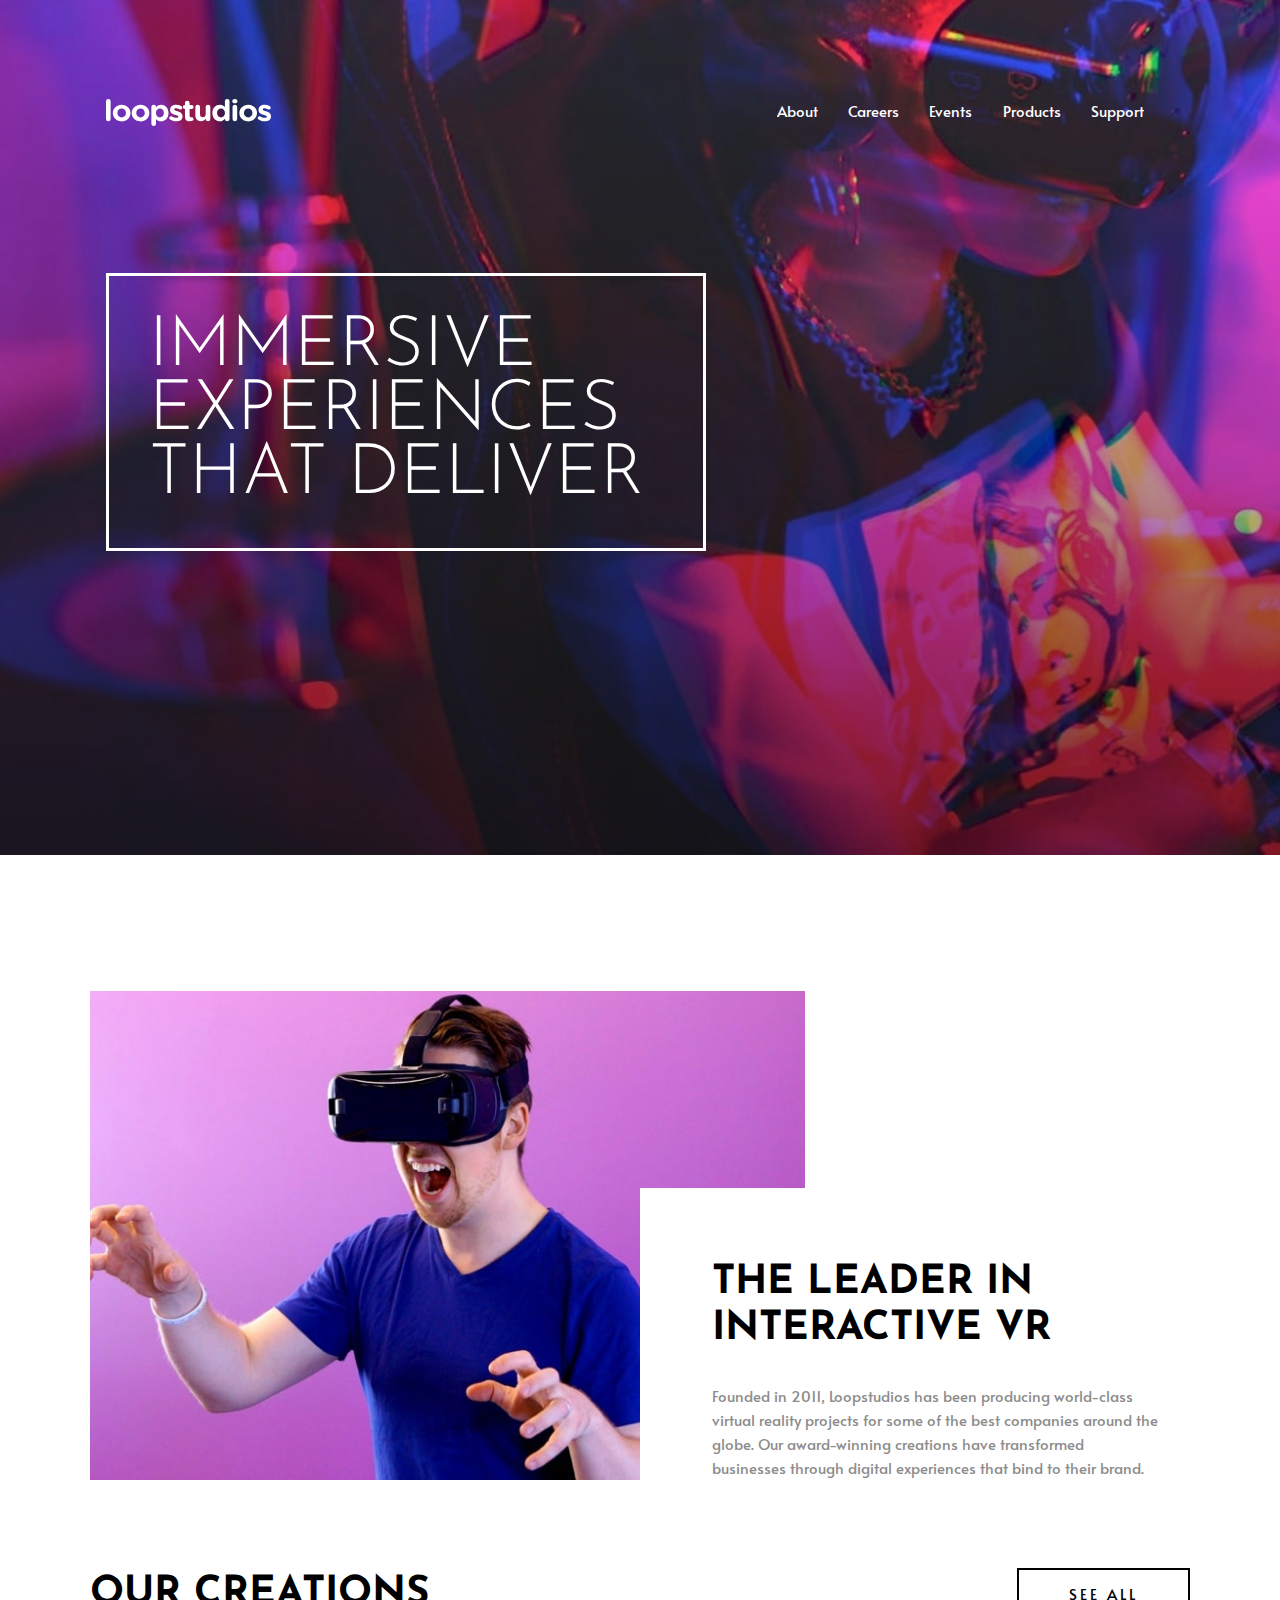
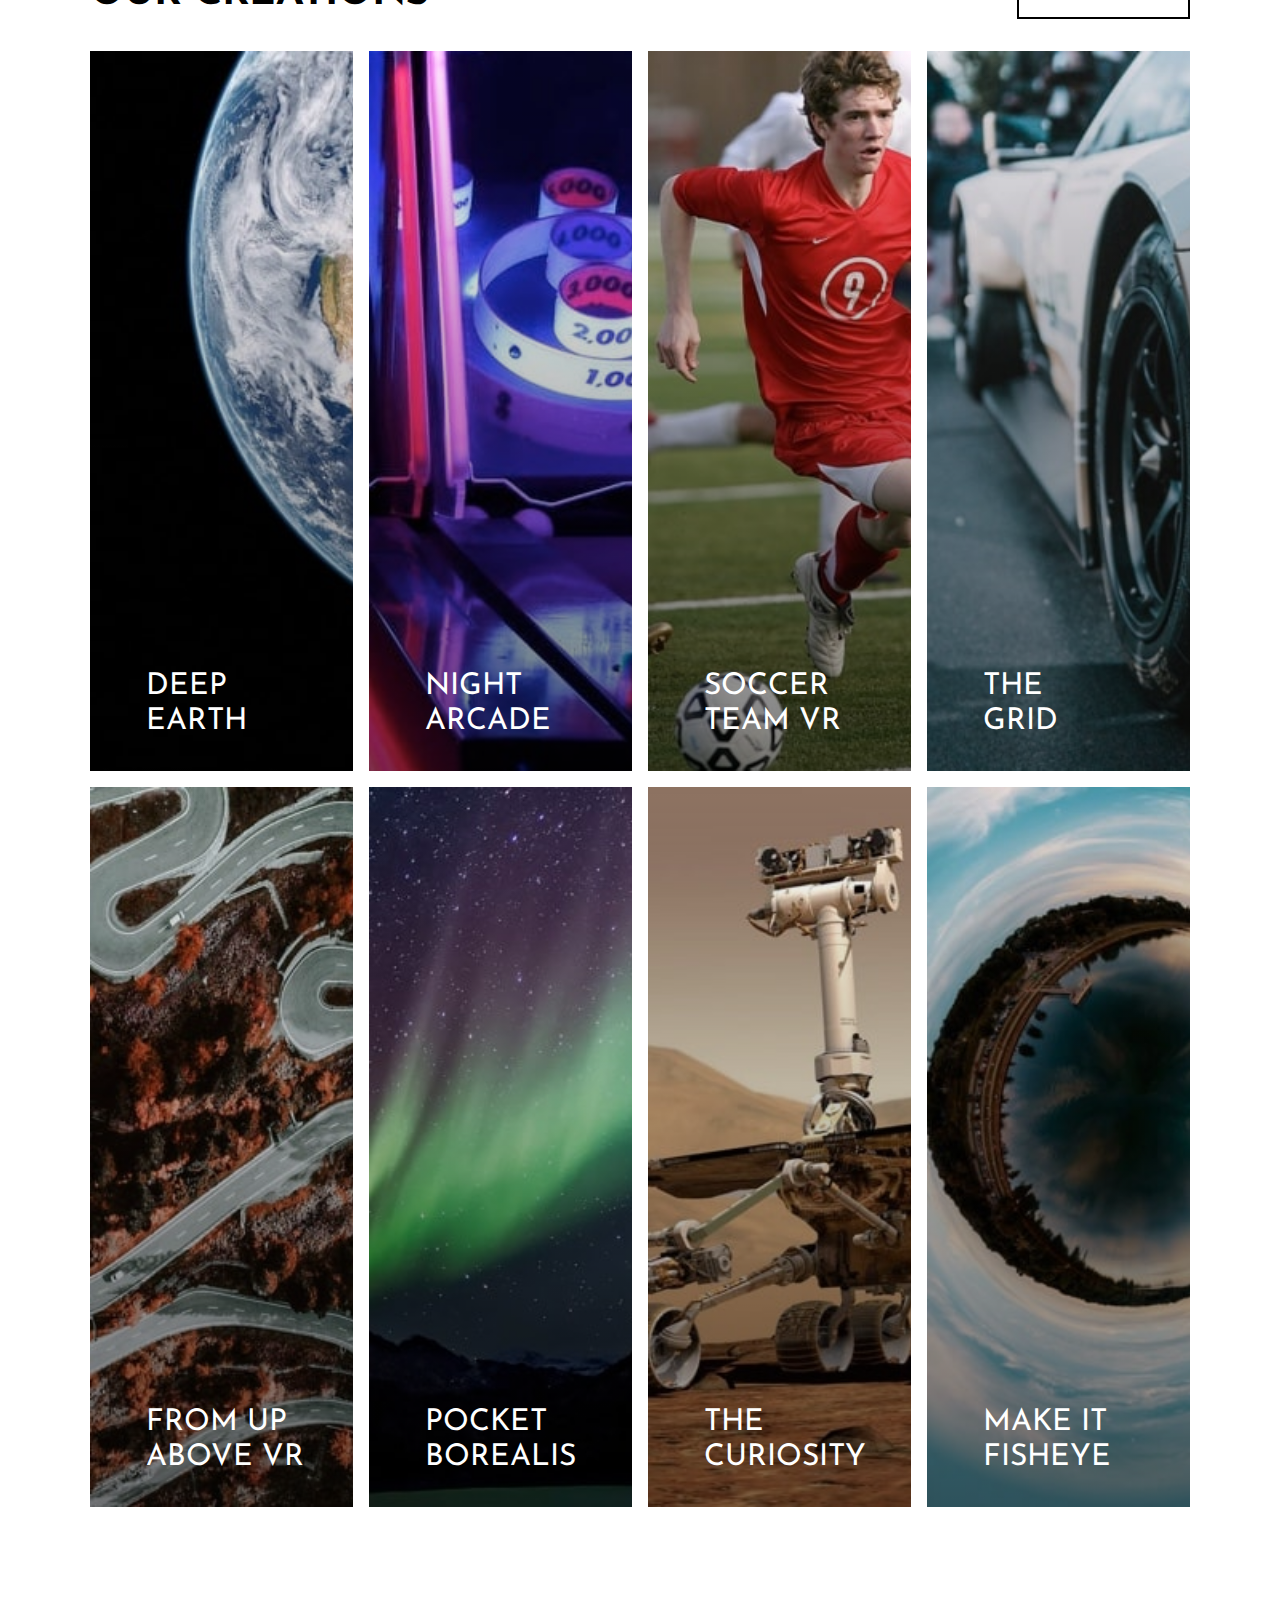
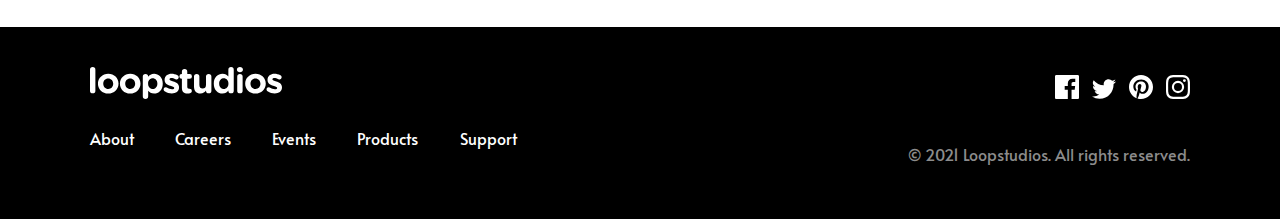
<file: loopstudios/index.html>
<!DOCTYPE html>
<html lang="en">
	<head>
		<meta charset="UTF-8" />
		<meta http-equiv="X-UA-Compatible" content="IE=edge" />
		<meta name="viewport" content="width=device-width, initial-scale=1.0" />
		<title>Frontend Mentor | Loopstudios landing page</title>
		<link rel="stylesheet" href="css/normalize.css" />
		<link rel="stylesheet" href="css/main.css" />
	</head>
	<body>
		<header >
			<div class="wrapper" id="wrapper">
				<div class="top-bar">
					<img src="images/logo.svg" alt="logo" class="logo-menu" />
					<div class="icon-menu" id="icon-menu">
						<div class="icon-menu__bar"></div>
					</div>
				</div>

				<nav>
					<ul class="menu" id="menu">
						<li class="menu__item">
							<a href="#" class="menu__link">About</a>
						</li>
						<li class="menu__item">
							<a href="#" class="menu__link">Careers</a>
						</li>
						<li class="menu__item">
							<a href="#" class="menu__link">Events</a>
						</li>
						<li class="menu__item">
							<a href="#" class="menu__link">Products</a>
						</li>
						<li class="menu__item">
							<a href="#" class="menu__link">Support</a>
						</li>
					</ul>
				</nav>
			</div>

			<div class="banner">
				<h1 class="banner__text">IMMERSIVE EXPERIENCES THAT DELIVER</h1>
			</div>
		</header>

		<main>
			<section class="about">
				<img
					class="about__img"
					src="./images/desktop/image-interactive.jpg"
					alt="interactive-img"
				/>
				<div class="about__info">
					<h2 class="title">THE LEADER IN INTERACTIVE VR</h2>
					<p class="desc">
						Founded in 2011, Loopstudios has been producing world-class virtual
						reality projects for some of the best companies around the globe.
						Our award-winning creations have transformed businesses through
						digital experiences that bind to their brand.
					</p>
				</div>
			</section>
			
			<section class="creations">
				<h2 class="title">OUR CREATIONS</h2>
				<div class="creations__imgs">
					<div class="img-content">
						<p class="img-name">DEEP EARTH</p>
					</div>
					<div class="img-content">
						<p class="img-name">NIGHT ARCADE</p>
					</div>
					<div class="img-content">
						<p class="img-name">SOCCER TEAM VR</p>
					</div>
					<div class="img-content">
						<p class="img-name">THE GRID</p>
					</div>
					<div class="img-content">
						<p class="img-name">FROM UP ABOVE VR</p>
					</div>
					<div class="img-content">
						<p class="img-name">POCKET BOREALIS</p>
					</div>
					<div class="img-content">
						<p class="img-name">THE CURIOSITY</p>
					</div>
					<div class="img-content">
						<p class="img-name">MAKE IT FISHEYE</p>
					</div>
				</div>
				<button class="btn__creation">SEE ALL</button>
			</section>
		</main>

		<footer>

			<div class="container">
				<nav class="menu-content">
					<img src="./images/logo.svg" alt="menu-icon" class="menu__icon" />
					<ul class="menu">
						<li class="menu__item">
							<a href="#" class="menu__link">About</a>
						</li>
						<li class="menu__item">
							<a href="#" class="menu__link">Careers</a>
						</li>
						<li class="menu__item">
							<a href="#" class="menu__link">Events</a>
						</li>
						<li class="menu__item">
							<a href="#" class="menu__link">Products</a>
						</li>
						<li class="menu__item">
							<a href="#" class="menu__link">Support</a>
						</li>
					</ul>
				</nav>
				<div class="socials-network">
					<div class="networks">
						<img src="./images/icon-facebook.svg" alt="icon-FB"  class="icon__network"/>
						<img src="./images/icon-twitter.svg" alt="icon-TW"  class="icon__network"/>
						<img src="./images/icon-pinterest.svg" alt="icon-Pin" class="icon__network" />
						<img src="./images/icon-instagram.svg" alt="icon-Inst" class="icon__network"/>
					</div>
					<p class="social__text">© 2021 Loopstudios. All rights reserved.</p>
				</div>
			</div>
			
		</footer>

		<script src="js/main.js"></script>
	</body>
</html>
</file>
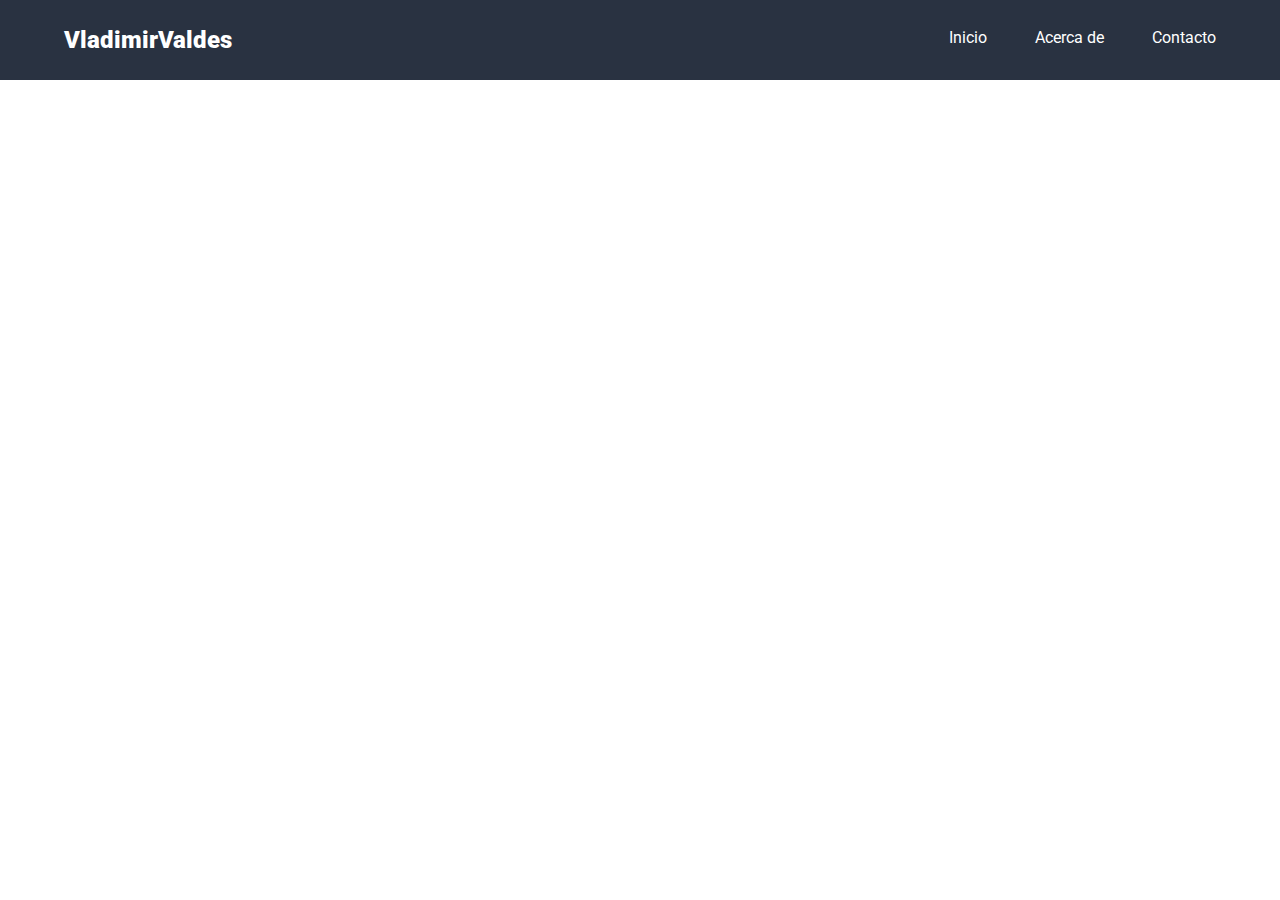
<file: menu/index.html>
<!DOCTYPE html>
<html lang="en">

<head>
    <meta charset="UTF-8">
    <meta http-equiv="X-UA-Compatible" content="IE=edge">
    <meta name="viewport" content="width=device-width, initial-scale=1.0">
    <title>Menu</title>
    <link rel="preconnect" href="https://fonts.googleapis.com">
<link rel="preconnect" href="https://fonts.gstatic.com" crossorigin>
<link href="https://fonts.googleapis.com/css2?family=Roboto:wght@300;400;900&display=swap" rel="stylesheet"> 
    <link rel="stylesheet" href="styles/main.css">

</head>

<body>
    <header>
        <nav class="nav">
            <div class="nav__container">
                <h1 class="nav__logo">VladimirValdes</h1>
                <label class="nav__label" for="menu">
                    <img src="assets/menu.svg" alt="menu" class="nav__img">
                </label>
                <input type="checkbox"  id="menu" class="nav__input">
                <div class="nav__menu">
                    <a href="" class="nav__item">Inicio</a>
                    <a href="" class="nav__item">Acerca de</a>
                    <a href="" class="nav__item">Contacto</a>
                </div>
            </div>
        </nav>
    </header>
</body>

</html>
</file>
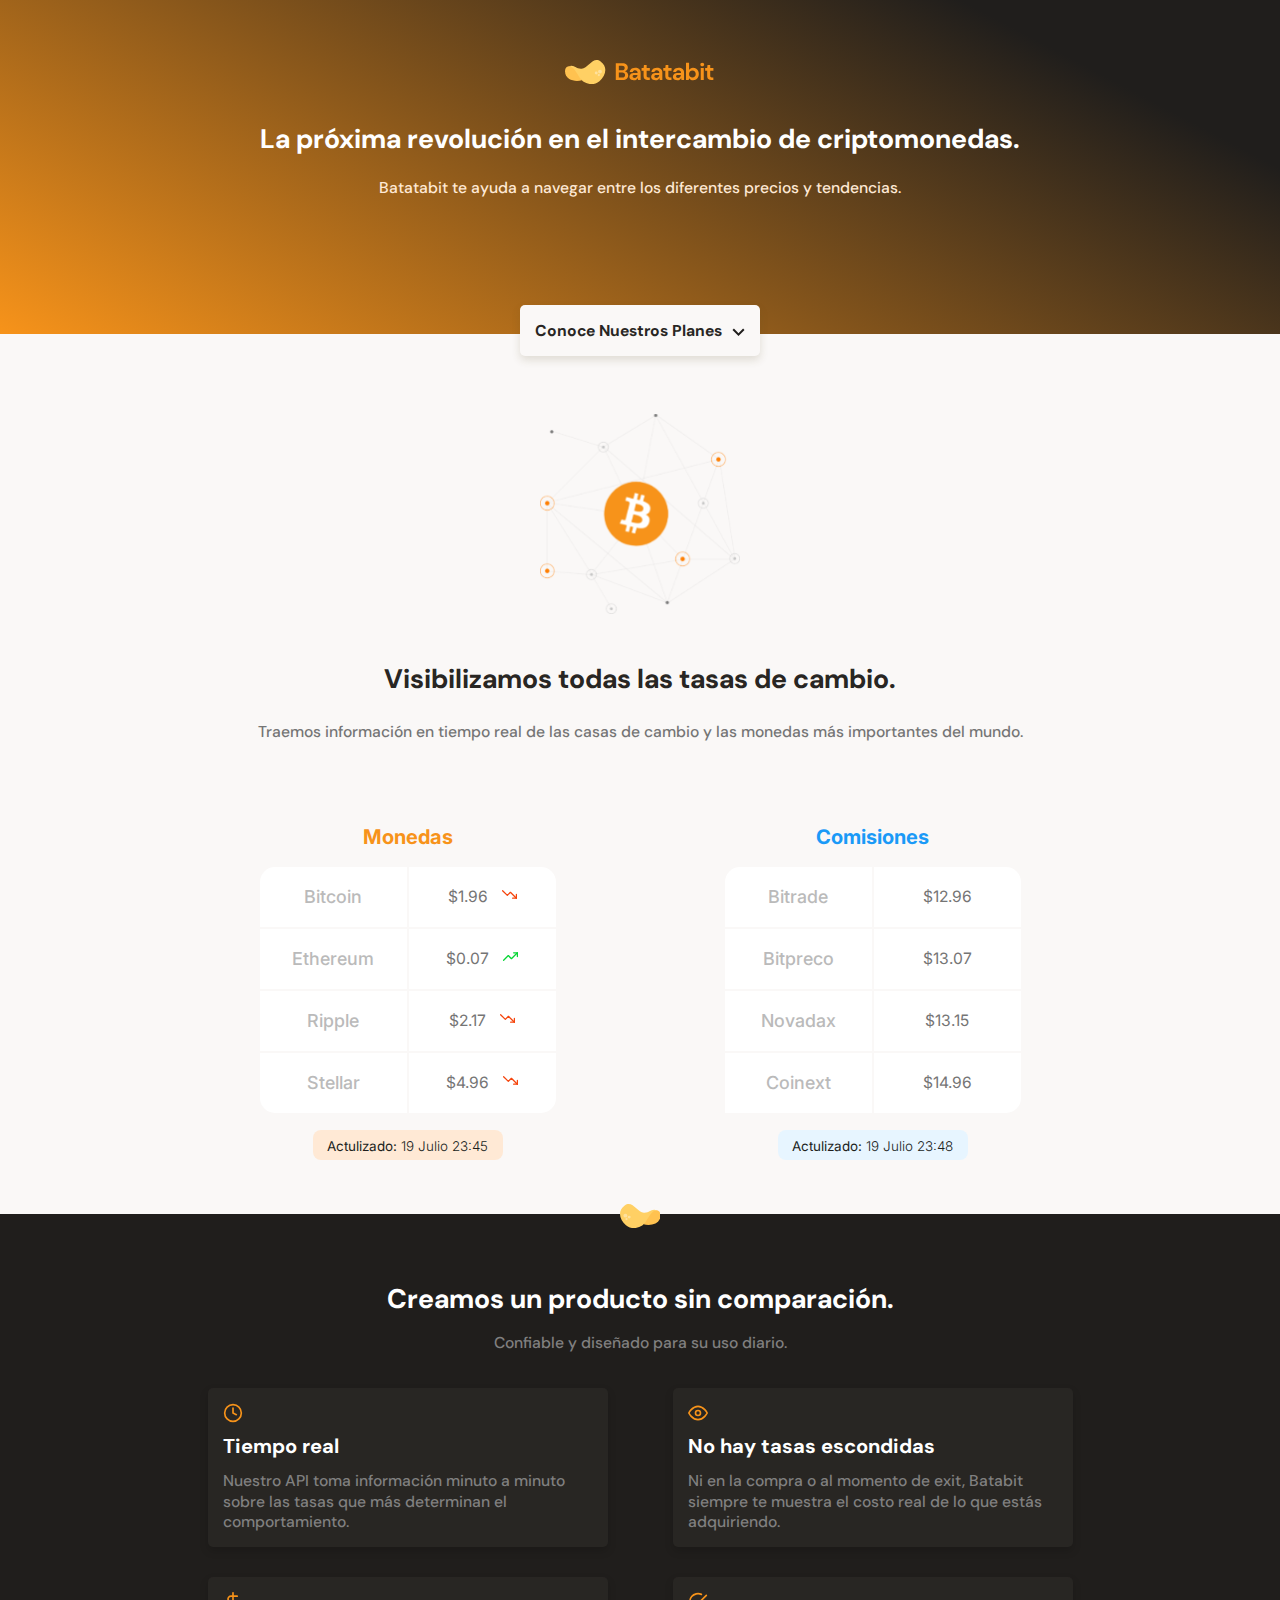
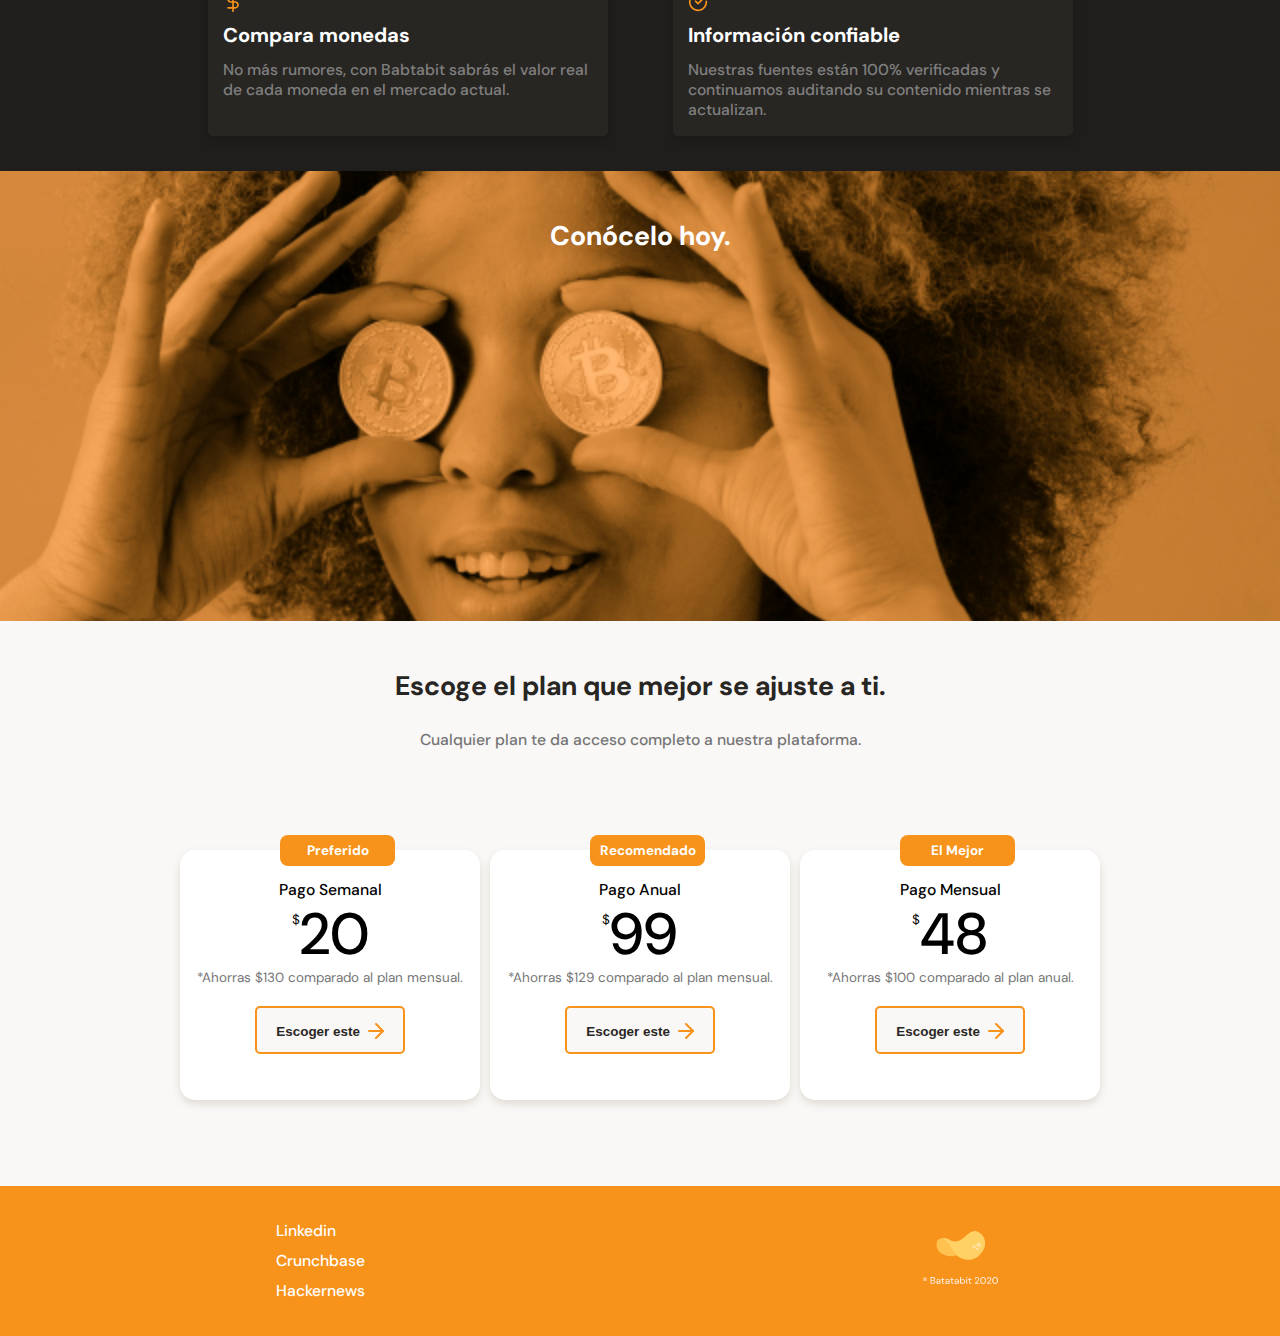
<file: MobileFisrt/index.html>
<!DOCTYPE html>
<html lang="en">
	<head>
		<meta charset="UTF-8" />
		<meta http-equiv="X-UA-Compatible" content="IE=edge" />
		<meta name="viewport" content="width=device-width, initial-scale=1.0" />
		<title>Document</title>
		<link rel="preconnect" href="https://fonts.gstatic.com" />
		<link
			href="https://fonts.googleapis.com/css2?family=DM+Sans:wght@400;500;700&family=Inter:wght@200;500&display=swap"
			rel="stylesheet"
		/>
		<link rel="stylesheet" href="style.css" />
		<link rel="stylesheet" href="./css/tablet.css" media="(min-width: 930px)">
		<link rel="stylesheet" href="./css/desktop.css" media="(min-width: 1024px)">

	</head>
	<body>
		<header>
			<img src="assets/img/logo.svg" alt="" />
			<div class="header--title-container">
				<h1>La próxima revolución en el intercambio de criptomonedas.</h1>
				<p>
					Batatabit te ayuda a navegar entre los diferentes precios y
					tendencias.
				</p>
				<a href="#plans" class="header--button"
					>Conoce Nuestros Planes<span></span
				></a>
			</div>
		</header>
		<main>
			<section class="main-exchange-container">
				<div class="backgroundImg"></div>
				<div class="main-exchange-container--title">
					<h2>Visibilizamos todas las tasas de cambio.</h2>
					<p>
						Traemos información en tiempo real de las casas de cambio y las
						monedas más importantes del mundo.
					</p>
				</div>
				<section class="main-tables-container">
					<div class="main-currency-table">
						<p class="currency-table--title">Monedas</p>
						<div class="currency-table--container">
							<table>
								<tr>
									<td class="table__top-left">Bitcoin</td>
									<td class="table__top-rigth table__rigth">
										$1.96 <span></span>
									</td>
								</tr>
								<tr>
									<td>Ethereum</td>
									<td class="table__rigth">$0.07 <span></span></td>
								</tr>
								<tr>
									<td>Ripple</td>
									<td class="table__rigth">$2.17 <span></span></td>
								</tr>
								<tr>
									<td class="table__bottom-left">Stellar</td>
									<td class="table__bottom-rigth table__rigth">
										$4.96 <span></span>
									</td>
								</tr>
							</table>
						</div>
						<div class="currency-table--date">
							<p><b>Actulizado:</b> 19 Julio 23:45</p>
						</div>
					</div>
					<div class="main-commissions-table">
						<p class="commissions-table--title">Comisiones</p>
						<div class="commissions-table--container">
							<table>
								<tr>
									<td class="table__top-left">Bitrade</td>
									<td class="table__top-rigth table__rigth">
										$12.96 <span></span>
									</td>
								</tr>
								<tr>
									<td>Bitpreco</td>
									<td class="table__rigth">$13.07 <span></span></td>
								</tr>
								<tr>
									<td>Novadax</td>
									<td class="table__rigth">$13.15 <span></span></td>
								</tr>
								<tr>
									<td class="table__bottom-left">Coinext</td>
									<td class="table__bottom-rigth table__rigth">
										$14.96 <span></span>
									</td>
								</tr>
							</table>
						</div>
						<div class="commissions-table--date">
							<p><b>Actulizado:</b> 19 Julio 23:48</p>
						</div>
					</div>
				</section>
			</section>
			<section class="main-product-detail">
				<span class="product-detail--batata-logo"></span>
				<div class="product-detail--title">
					<h2>Creamos un producto sin comparación.</h2>
					<p>Confiable y diseñado para su uso diario.</p>
				</div>
				<section class="product-cards--container">
					<article class="product-detail--card">
						<span class="clock"></span>
						<p class="product--card-tile">Tiempo real</p>
						<p class="product--card-body">
							Nuestro API toma información minuto a minuto sobre las tasas que
							más determinan el comportamiento.
						</p>
					</article>

					<article class="product-detail--card">
						<span class="eje"></span>
						<p class="product--card-tile">No hay tasas escondidas</p>
						<p class="product--card-body">
							Ni en la compra o al momento de exit, Batabit siempre te muestra
							el costo real de lo que estás adquiriendo.
						</p>
					</article>

					<article class="product-detail--card">
						<span class="dollar"></span>
						<p class="product--card-tile">Compara monedas</p>
						<p class="product--card-body">
							No más rumores, con Babtabit sabrás el valor real de cada moneda
							en el mercado actual.
						</p>
					</article>

					<article class="product-detail--card">
						<span class="check"></span>
						<p class="product--card-tile">Información confiable</p>
						<p class="product--card-body">
							Nuestras fuentes están 100% verificadas y continuamos auditando su
							contenido mientras se actualizan.
						</p>
					</article>
				</section>
			</section>
			<section class="bitcoin--img-container">
                <h2>Conócelo hoy.</h2>
            </section>
			<section id="plans" class="main-plans-container">
                <div class="plans--title">
                    <h2>Escoge el plan que mejor se ajuste a ti.</h2>
                    <p>Cualquier plan te da acceso completo a nuestra plataforma.</p>
                </div>
                <section class="plans-container--slider">
					<article class="plans-container--card">
                        <p class="recommended">Preferido</p>
                        <div class="plan-info-container">
                            <h3 class="plan-card--title">Pago Semanal</h3>
                            <p class="plan-card--price"><span>$</span>20</p>
                            <p class="plan-card--saving">*Ahorras $130 comparado al plan mensual.</p>
                            <button class="plan-card--ca">Escoger este <span></span></button>
                        </div>
                    </article>

                    <article class="plans-container--card">
                        <p class="recommended">Recomendado</p>
                        <div class="plan-info-container">
                            <h3 class="plan-card--title">Pago Anual</h3>
                            <p class="plan-card--price"><span>$</span>99</p>
                            <p class="plan-card--saving">*Ahorras $129 comparado al plan mensual.</p>
                            <button class="plan-card--ca">Escoger este <span></span></button>
                        </div>
                    </article>
					
					<article class="plans-container--card">
                        <p class="recommended">El Mejor</p>
                        <div class="plan-info-container">
                            <h3 class="plan-card--title">Pago Mensual</h3>
                            <p class="plan-card--price"><span>$</span>48</p>
                            <p class="plan-card--saving">*Ahorras $100 comparado al plan anual.</p>
                            <button class="plan-card--ca">Escoger este <span></span></button>
                        </div>
                    </article>

				
                </section>
            </section>
		</main>
		<footer>
			<section class="left">
				<ul>
					<li><a href="#">Linkedin</a></li>
					<li><a href="#">Crunchbase</a></li>
					<li><a href="#">Hackernews</a></li>
				</ul>
			</section>
			<section class="right">
				<span></span>
				<!-- <img src="./assets/img/logo-footer.svg" alt="Logo de batata bit 2020"> -->
			</section>
		</footer>
	</body>
</html>
</file>
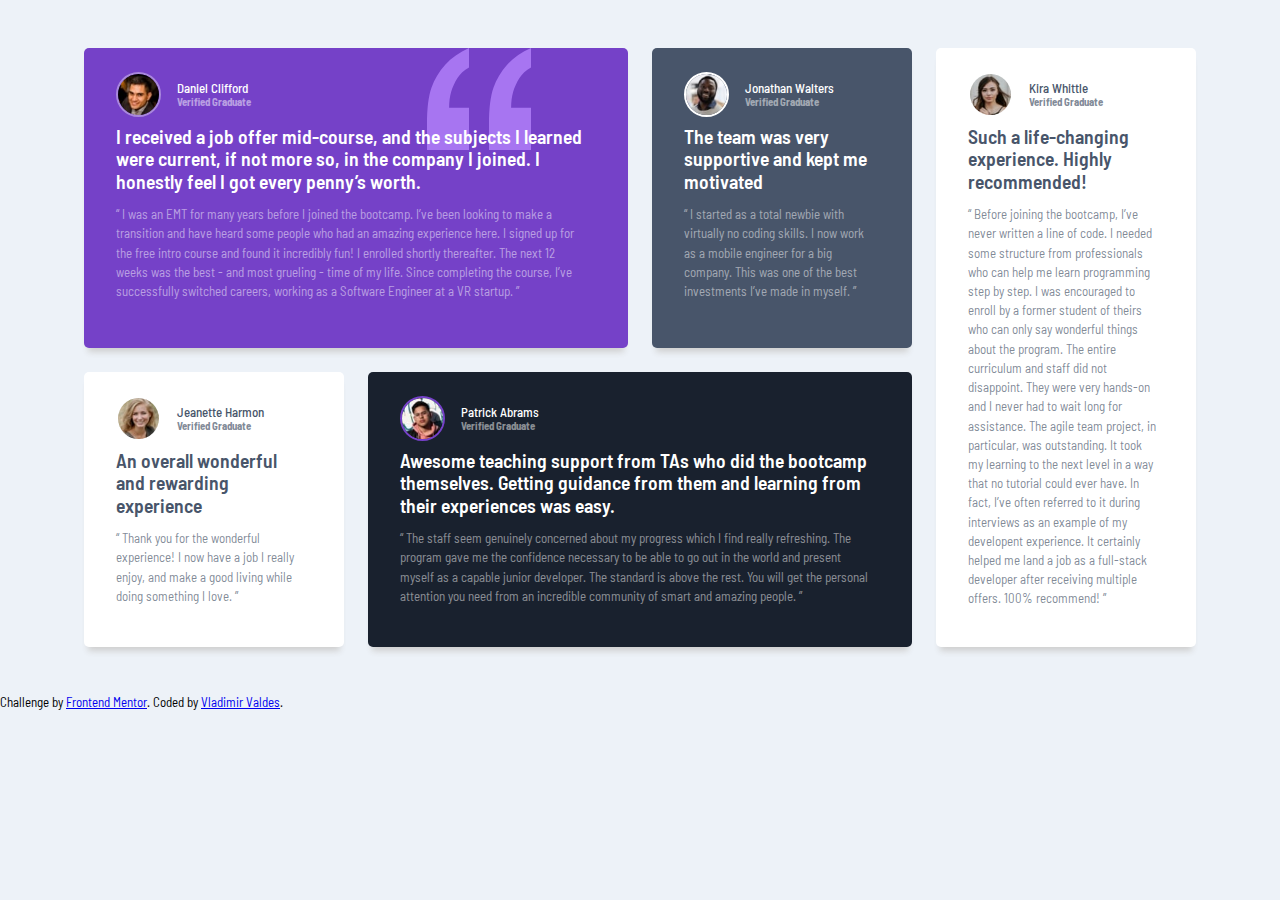
<file: testimonials-grid-section-main/index.html>
<!DOCTYPE html>
<html lang="en">
	<head>
		<meta charset="UTF-8" />
		<meta name="viewport" content="width=device-width, initial-scale=1.0" />
		<!-- displays site properly based on user's device -->

		<link
			rel="icon"
			type="image/png"
			sizes="32x32"
			href="./images/favicon-32x32.png"
		/>

		<title>Frontend Mentor | [ testimonials-grid-section]</title>
		<link rel="stylesheet" href="css/normalize.css" />
		<link rel="stylesheet" href="css/styles.css" />
	</head>
	<body>
		<section class="content-cards">
			<div class="card-purple">
				<div class="person">
					<img src="images/image-daniel.jpg" alt="" class="person__img" />

					<div class="person__info">
						<h4 class="person__cite--name">Daniel Clifford</h4>
						<h5 class="person__cite--role">Verified Graduate</h5>
					</div>
				</div>

				<h2 class="testimonial-quote">
					I received a job offer mid-course, and the subjects I learned were
					current, if not more so, in the company I joined. I honestly feel I
					got every penny’s worth.
				</h2>
				<p class="testimonial-brief">
					“ I was an EMT for many years before I joined the bootcamp. I’ve been
					looking to make a transition and have heard some people who had an
					amazing experience here. I signed up for the free intro course and
					found it incredibly fun! I enrolled shortly thereafter. The next 12
					weeks was the best - and most grueling - time of my life. Since
					completing the course, I’ve successfully switched careers, working as
					a Software Engineer at a VR startup. ”
				</p>
			</div>

			<div class="card-gray text-card">
				<div class="person">
					<img src="images/image-jonathan.jpg" alt="" class="person__img" />

					<div class="person__info">
						<h4 class="person__cite--name">Jonathan Walters</h4>
						<h5 class="person__cite--role">Verified Graduate</h5>
					</div>
				</div>

				<h2 class="testimonial-quote">
					The team was very supportive and kept me motivated
				</h2>
				<p class="testimonial-brief testimonial-brief--w">
					“ I started as a total newbie with virtually no coding skills. I now
					work as a mobile engineer for a big company. This was one of the best
					investments I’ve made in myself. ”
				</p>
			</div>

			<div class="card-Fwhite">
				<div class="person">
					<img src="images/image-jeanette.jpg" alt="" class="person__img" />

					<div class="person__info person__info--color">
						<h4 class="person__cite--name">Jeanette Harmon</h4>
						<h5 class="person__cite--role">Verified Graduate</h5>
					</div>
				</div>

				<h2
					class="testimonial-quote testimonial-quote--color testimonial-quote-w"
				>
					An overall wonderful and rewarding experience
				</h2>
				<p class="testimonial-brief testimonial-brief--color">
					“ Thank you for the wonderful experience! I now have a job I really
					enjoy, and make a good living while doing something I love. ”
				</p>
			</div>

			<div class="card-dark">
				<div class="person">
					<img src="images/image-patrick.jpg" alt="" class="person__img" />

					<div class="person__info">
						<h4 class="person__cite--name">Patrick Abrams</h4>
						<h5 class="person__cite--role">Verified Graduate</h5>
					</div>
				</div>

				<h2 class="testimonial-quote">
					Awesome teaching support from TAs who did the bootcamp themselves.
					Getting guidance from them and learning from their experiences was
					easy.
				</h2>

				<p class="testimonial-brief testimonial-brief--w">
					“ The staff seem genuinely concerned about my progress which I find
					really refreshing. The program gave me the confidence necessary to be
					able to go out in the world and present myself as a capable junior
					developer. The standard is above the rest. You will get the personal
					attention you need from an incredible community of smart and amazing
					people. ”
				</p>
			</div>

			<div class="card-Swhite">
				<div class="person">
					<img src="images/image-kira.jpg" alt="" class="person__img" />

					<div class="person__info person__info--color">
						<h4 class="person__cite--name">Kira Whittle</h4>
						<h5 class="person__cite--role">Verified Graduate</h5>
					</div>
				</div>
				<h2 class="testimonial-quote testimonial-quote--color">
					Such a life-changing experience. Highly recommended!
				</h2>

				<p class="testimonial-brief testimonial-brief--color">
					“ Before joining the bootcamp, I’ve never written a line of code. I
					needed some structure from professionals who can help me learn
					programming step by step. I was encouraged to enroll by a former
					student of theirs who can only say wonderful things about the program.
					The entire curriculum and staff did not disappoint. They were very
					hands-on and I never had to wait long for assistance. The agile team
					project, in particular, was outstanding. It took my learning to the
					next level in a way that no tutorial could ever have. In fact, I’ve
					often referred to it during interviews as an example of my developent
					experience. It certainly helped me land a job as a full-stack
					developer after receiving multiple offers. 100% recommend! ”
				</p>
			</div>
		</section>

		<div class="attribution">
			Challenge by
			<a href="https://www.frontendmentor.io?ref=challenge" target="_blank"
				>Frontend Mentor</a
			>. Coded by <a href="#">Vladimir Valdes</a>.
		</div>
	</body>
</html>
</file>
<file: loopstudios/css/main.css>
@import url("https://fonts.googleapis.com/css2?family=Alata&family=Josefin+Sans:wght@300&display=swap");
body {
  display: flex;
  flex-direction: column;
  min-height: 100vh;
  font-size: 15px;
  font-family: "Josefin Sans", sans-serif;
}

header {
  width: 100%;
  min-height: 95vh;
  background: linear-gradient(rgba(0, 0, 0, 0), rgba(0, 0, 0, 0)), url("../images/mobile/image-hero.jpg");
  background-repeat: no-repeat;
  background-size: cover;
}
header .wrapper {
  display: flex;
  flex-direction: column;
  padding: 0 1rem;
  height: 25vh;
}
header .wrapper.active {
  height: 90vh;
  background-color: black;
}
header .wrapper .top-bar {
  display: flex;
  flex-direction: row;
  align-items: center;
}
header .wrapper .top-bar .logo-menu {
  width: 165px;
  height: 75px;
  object-fit: contain;
}
header .wrapper .top-bar .icon-menu {
  margin-left: auto;
  display: flex;
  flex-direction: column;
  width: 40px;
  cursor: pointer;
}
header .wrapper .top-bar .icon-menu__bar {
  position: relative;
  width: 40px;
  height: 5px;
  border-radius: 2.5px;
  background-color: white;
}
header .wrapper .top-bar .icon-menu__bar:before, header .wrapper .top-bar .icon-menu__bar:after {
  content: "";
  position: absolute;
  top: -0.7em;
  display: block;
  width: 40px;
  height: 5px;
  background-color: white;
  border-radius: 2.5px;
  transition: transform 0.2s;
}
header .wrapper .top-bar .icon-menu__bar:after {
  top: 0.7em;
}
header .wrapper .top-bar .icon-menu__bar--close {
  height: 0;
}
header .wrapper .top-bar .icon-menu__bar--close:before, header .wrapper .top-bar .icon-menu__bar--close:after {
  top: 0;
  transform: rotate(-45deg);
}
header .wrapper .top-bar .icon-menu__bar--close:after {
  transform: rotate(45deg);
}
header .wrapper .menu {
  padding-left: 0;
  margin-bottom: 0;
  margin-left: 0;
  list-style: none;
  visibility: hidden;
  opacity: 0;
  transform: translateX(-100%);
  transition: 0.3s ease-out;
}
header .wrapper .menu__item {
  padding: 0.5rem 1rem 0.5rem 0;
}
header .wrapper .menu__link {
  text-decoration: none;
  text-transform: uppercase;
  font-size: 20px;
  color: white;
}
header .wrapper .menu--show {
  margin-top: 5.5rem;
  visibility: visible;
  opacity: 1;
  transform: translateX(0);
}
header .banner {
  max-width: 1100px;
  margin: 0 auto;
  padding: 0 1rem;
}
header .banner__text {
  max-width: 400px;
  padding: 1rem;
  border: 3px solid white;
  color: white;
  font-size: 45px;
  font-weight: 300;
}

main {
  margin-top: 8.5rem;
  margin-bottom: 5.5rem;
  padding: 0 1rem;
}
main .about {
  width: 100%;
  display: flex;
  flex-direction: column;
  margin-bottom: 5.5rem;
}
main .about__img {
  width: 100%;
}
main .about__info {
  margin-top: 1.5rem;
  padding: 0 1rem;
}
main .about__info .title {
  text-align: center;
  font-size: 25px;
}
main .about__info .desc {
  text-align: center;
  color: #8c8c8c;
  font-family: "Alata", sans-serif;
  font-weight: 400;
  line-height: 1.5rem;
}
main .creations {
  display: flex;
  flex-flow: row wrap;
  justify-content: center;
  align-items: center;
  max-width: 1100px;
  margin: 0 auto;
}
main .creations .title {
  text-align: center;
  font-size: 25px;
}
main .creations .creations__imgs {
  width: 100%;
  margin-top: 2rem;
  margin-bottom: 2rem;
  display: grid;
  grid-template-columns: repeat(auto-fill, minmax(330px, 360px));
  justify-content: center;
  gap: 1rem;
}
main .creations .creations__imgs .img-content {
  height: 20vh;
  position: relative;
  display: flex;
  flex-direction: column;
  justify-content: flex-end;
}
main .creations .creations__imgs .img-content:hover .img-name {
  color: black;
}
main .creations .creations__imgs .img-content:hover::before {
  content: "";
  position: absolute;
  top: 0px;
  right: 0px;
  bottom: 0px;
  left: 0px;
  background-color: rgba(255, 255, 255, 0.5);
}
main .creations .creations__imgs .img-content .img-name {
  position: relative;
  width: 50%;
  margin: 0;
  padding: 3rem 0 1rem 1.5rem;
  color: white;
  font-size: 30px;
}
main .creations .creations__imgs .img-content:first-child {
  background: linear-gradient(rgba(0, 0, 0, 0), rgba(0, 0, 0, 0.5)), url("../images/mobile/image-deep-earth.jpg");
  background-repeat: no-repeat;
  background-size: cover;
}
main .creations .creations__imgs .img-content:nth-child(2) {
  background: linear-gradient(rgba(0, 0, 0, 0), rgba(0, 0, 0, 0.5)), url("../images/mobile/image-night-arcade.jpg");
  background-repeat: no-repeat;
  background-size: cover;
}
main .creations .creations__imgs .img-content:nth-child(3) {
  background: linear-gradient(rgba(0, 0, 0, 0), rgba(0, 0, 0, 0.5)), url("../images/mobile/image-soccer-team.jpg");
  background-repeat: no-repeat;
  background-size: cover;
}
main .creations .creations__imgs .img-content:nth-child(4) {
  background: linear-gradient(rgba(0, 0, 0, 0), rgba(0, 0, 0, 0.5)), url("../images/mobile/image-grid.jpg");
  background-repeat: no-repeat;
  background-size: cover;
}
main .creations .creations__imgs .img-content:nth-child(4) .img-name {
  width: 40%;
}
main .creations .creations__imgs .img-content:nth-child(5) {
  background: linear-gradient(rgba(0, 0, 0, 0), rgba(0, 0, 0, 0.5)), url("../images/mobile/image-from-above.jpg");
  background-repeat: no-repeat;
  background-size: cover;
}
main .creations .creations__imgs .img-content:nth-child(5) .img-name {
  width: 65%;
}
main .creations .creations__imgs .img-content:nth-child(6) {
  background: linear-gradient(rgba(0, 0, 0, 0), rgba(0, 0, 0, 0.5)), url("../images/mobile/image-pocket-borealis.jpg");
  background-repeat: no-repeat;
  background-size: cover;
}
main .creations .creations__imgs .img-content:nth-child(7) {
  background: linear-gradient(rgba(0, 0, 0, 0), rgba(0, 0, 0, 0.5)), url("../images/mobile/image-curiosity.jpg");
  background-repeat: no-repeat;
  background-size: cover;
}
main .creations .creations__imgs .img-content:nth-child(8) {
  background: linear-gradient(rgba(0, 0, 0, 0), rgba(0, 0, 0, 0.5)), url("../images/mobile/image-fisheye.jpg");
  background-repeat: no-repeat;
  background-size: cover;
}
main .creations .btn__creation {
  padding: 15px 50px;
  background-color: white;
  border: 2px solid black;
  font-family: "Alata", sans-serif;
  font-weight: 400;
  letter-spacing: 3px;
}
main .creations .btn__creation:hover {
  background-color: black;
  color: white;
}

footer {
  margin-top: auto;
  padding: 0 1rem;
  background-color: black;
}
footer .container {
  display: flex;
  flex-flow: row wrap;
  justify-content: center;
  align-content: center;
  max-width: 1100px;
  margin: 0 auto;
}
footer .container .menu-content {
  padding-top: 2.5rem;
}
footer .container .menu-content .menu {
  padding-left: 0;
  margin-bottom: 0;
  margin-left: 0;
  margin-top: 1rem;
}
footer .container .menu-content .menu__item {
  padding: 0.5rem 0 0.5rem 0;
  text-align: center;
}
footer .container .menu-content .menu__link {
  text-decoration: none;
  font-family: "Alata", sans-serif;
  font-size: 16px;
  color: white;
}
footer .container .socials-network {
  padding-top: 2.5rem;
  padding-bottom: 2.5rem;
  width: 100%;
  text-align: center;
}
footer .container .socials-network .icon__network {
  margin-left: 0.5rem;
}
footer .container .socials-network .social__text {
  margin-top: 2rem;
  color: #8c8c8c;
  font-family: "Alata", sans-serif;
  font-size: 16px;
}

@media screen and (min-width: 768px) {
  header {
    background: linear-gradient(rgba(0, 0, 0, 0), rgba(0, 0, 0, 0.5)), url("../images/desktop/image-hero.jpg");
    background-repeat: no-repeat;
    background-size: cover;
  }
  header .wrapper {
    flex-direction: row;
    align-items: center;
    max-width: 1100px;
    margin: 0 auto;
  }
  header .wrapper.active {
    height: 25vh;
    background-color: transparent;
  }
  header .wrapper .top-bar .icon-menu {
    visibility: hidden;
    opacity: 0;
  }
  header .wrapper nav {
    margin-left: auto;
    width: 40%;
  }
  header .wrapper nav .menu {
    display: flex;
    flex-direction: row;
    justify-content: space-evenly;
    margin-top: 0;
    visibility: visible;
    opacity: 1;
    transform: translateX(0);
  }
  header .wrapper nav .menu__item {
    position: relative;
    overflow: hidden;
    padding: 0.5rem 0;
  }
  header .wrapper nav .menu__item:after {
    content: " ";
    position: absolute;
    bottom: 1px;
    display: block;
    width: 100%;
    height: 2px;
    background-color: white;
    border-radius: 10px;
    transition: transform 0.2s;
    transform: scaleX(0);
  }
  header .wrapper nav .menu__item:hover:after {
    transform: scaleX(100);
  }
  header .wrapper nav .menu__link {
    text-transform: none;
    font-family: "Alata", sans-serif;
    font-weight: 400;
    font-size: 15px;
  }
  header .banner {
    margin-top: 3rem;
  }
  header .banner__text {
    max-width: 600px;
    padding: 2.5rem;
    font-size: 70px;
    line-height: 4rem;
  }

  main .about {
    position: relative;
    display: flex;
    flex-direction: row;
    max-width: 1100px;
    margin-left: auto;
    margin-right: auto;
  }
  main .about__img {
    width: 65%;
  }
  main .about__info {
    width: 50%;
    padding: 1.5rem 2rem 0 4.5rem;
    background-color: white;
  }
  main .about__info .title {
    text-align: start;
    font-size: 1.5rem;
  }
  main .about__info .desc {
    text-align: start;
    margin: 2rem 0 0 0;
  }
  main .creations .title {
    font-size: 30px;
    order: 1;
  }
  main .creations .btn__creation {
    order: 2;
    margin-left: auto;
  }
  main .creations .creations__imgs {
    order: 3;
  }

  footer .container .menu-content {
    flex: 1 1 250px;
  }
  footer .container .menu-content .menu {
    display: flex;
    flex-direction: row;
    justify-content: space-between;
    width: 80%;
  }
  footer .container .menu-content .menu__item {
    position: relative;
    padding: 0.5rem 0;
  }
  footer .container .menu-content .menu__item:after {
    content: " ";
    position: absolute;
    bottom: 1px;
    display: block;
    width: 100%;
    height: 2px;
    background-color: white;
    border-radius: 10px;
    transition: transform 0.2s;
    transform: scaleX(0);
  }
  footer .container .menu-content .menu__item:hover:after {
    transform: scaleX(100);
  }
  footer .container .socials-network {
    flex: 2 1;
    margin-left: auto;
    text-align: end;
  }
  footer .container .socials-network .icon__network {
    position: relative;
    overflow: hidden;
    padding: 0.5rem 0;
  }
}
@media screen and (min-width: 992px) {
  main .about__info {
    position: absolute;
    bottom: 0;
    right: 0;
    padding: 4.5rem 2rem 0 4.5rem;
  }
  main .about__info .title {
    font-size: calc(20px + (30 - 20) * ((100vw - 768px) / (1024 - 768)));
  }
  main .creations .title {
    font-size: calc(20px + (30 - 20) * ((100vw - 768px) / (1024 - 768)));
    order: 1;
  }
  main .creations .creations__imgs {
    grid-template-columns: repeat(auto-fill, minmax(250px, 1fr));
  }
  main .creations .creations__imgs .img-content {
    height: 80vh;
    padding-left: 2rem;
    padding-bottom: 1rem;
  }
  main .creations .creations__imgs .img-content:first-child {
    background: linear-gradient(rgba(0, 0, 0, 0), rgba(0, 0, 0, 0.5)), url("../images/desktop/image-deep-earth.jpg");
    background-repeat: no-repeat;
    background-size: cover;
  }
  main .creations .creations__imgs .img-content:nth-child(2) {
    background: linear-gradient(rgba(0, 0, 0, 0), rgba(0, 0, 0, 0.5)), url("../images/desktop/image-night-arcade.jpg");
    background-repeat: no-repeat;
    background-size: cover;
  }
  main .creations .creations__imgs .img-content:nth-child(3) {
    background: linear-gradient(rgba(0, 0, 0, 0), rgba(0, 0, 0, 0.5)), url("../images/desktop/image-soccer-team.jpg");
    background-repeat: no-repeat;
    background-size: cover;
  }
  main .creations .creations__imgs .img-content:nth-child(3) .img-name {
    width: 70%;
  }
  main .creations .creations__imgs .img-content:nth-child(4) {
    background: linear-gradient(rgba(0, 0, 0, 0), rgba(0, 0, 0, 0.5)), url("../images/desktop/image-grid.jpg");
    background-repeat: no-repeat;
    background-size: cover;
  }
  main .creations .creations__imgs .img-content:nth-child(5) {
    background: linear-gradient(rgba(0, 0, 0, 0), rgba(0, 0, 0, 0.5)), url("../images/desktop/image-from-above.jpg");
    background-repeat: no-repeat;
    background-size: cover;
  }
  main .creations .creations__imgs .img-content:nth-child(5) .img-name {
    width: 80%;
  }
  main .creations .creations__imgs .img-content:nth-child(6) {
    background: linear-gradient(rgba(0, 0, 0, 0), rgba(0, 0, 0, 0.5)), url("../images/desktop/image-pocket-borealis.jpg");
    background-repeat: no-repeat;
    background-size: cover;
  }
  main .creations .creations__imgs .img-content:nth-child(7) {
    background: linear-gradient(rgba(0, 0, 0, 0), rgba(0, 0, 0, 0.5)), url("../images/desktop/image-curiosity.jpg");
    background-repeat: no-repeat;
    background-size: cover;
  }
  main .creations .creations__imgs .img-content:nth-child(8) {
    background: linear-gradient(rgba(0, 0, 0, 0), rgba(0, 0, 0, 0.5)), url("../images/desktop/image-fisheye.jpg");
    background-repeat: no-repeat;
    background-size: cover;
  }
  main .creations .creations__imgs .img-content:nth-child(8) .img-name {
    width: 75%;
  }
}

/*# sourceMappingURL=main.css.map */
</file>
<file: menu/styles/main.css>
* {
  margin: 0;
  padding: 0;
  box-sizing: border-box;
}

body {
  font-family: "Roboto", sans-serif;
}

.nav {
  background-color: #293241;
  height: 80px;
  color: #fff;
}
.nav__container {
  display: flex;
  height: 100%;
  width: 90%;
  margin: 0 auto;
  justify-content: space-between;
  align-items: center;
}
.nav__menu {
  display: grid;
  grid-auto-flow: column;
  gap: 3rem;
}
.nav__item {
  color: #fff;
  text-decoration: none;
  --clippy: polygon(0 0, 0 5%, 0 100%, 0% 100%);
}
.nav__item::after {
  content: "";
  display: block;
  background-color: #fff;
  width: 90%;
  margin-top: 3px;
  height: 3px;
  clip-path: var(--clippy);
  transition: clip-path 0.5s;
}
.nav__item:hover {
  --clippy:polygon(0 0, 100% 0, 100% 100%, 0 100%);
}
.nav__logo {
  font-size: 1.5em;
  font-weight: 900;
}
.nav__label, .nav__input {
  display: none;
}

@media (max-width: 700px) {
  .nav__label {
    display: block;
    cursor: pointer;
  }
  .nav__menu {
    position: fixed;
    top: 80px;
    bottom: 0;
    background-color: #f08080;
    width: 100%;
    left: 0;
    display: flex;
    justify-content: space-evenly;
    flex-direction: column;
    align-items: center;
    clip-path: polygon(0 0, 100% 0, 0 0, 0 100%);
    transition: clip-path 0.5s ease-in-out;
  }
  .nav__input:checked + .nav__menu {
    clip-path: polygon(0 0, 100% 0, 100% 100%, 0 100%);
  }
}

/*# sourceMappingURL=main.css.map */
</file>
<file: MobileFisrt/style.css>
/*
1. Posicionamiento
2. Modelo de caja ( Box Model )
3. Tipografia
4. Visuales
5. Otros
*/

:root {
    --bitcoin-orange: #f7931a;
    --soft-orange: #ffe9d5;
    --secondary-blue: #1a9af7;
    --soft-blue: #e7f5ff;
    --warm-black: #201e1c;
    --black: #282623;
    --grey: #bababa;
    --off-white: #faf8f7;
    --just-white: #fff;

}


*{
    margin: 0;
    padding: 0;
    box-sizing: border-box;
}

html {
    font-size: 65.5%;
    font-family: "DM Sans", sans-serif;
}

/* HEADER */
header {
    position: relative;

    display: flex;
    flex-direction: column;
    justify-content: center;
    width: 100%;
    min-width: 320px;
    height: 334px;

    text-align: center;

    background: linear-gradient(207.8deg, #201E1C 16.69%, #F7931A 100%);

}


header img {
    width: 150px;
    height: 24px;
    margin-top: 60px;

    align-self: center;
}


.header--title-container{
    width: 90%;
    min-width: 288px;
    max-width: 900px;
    height: 218px;
    margin-top: 40px;

    text-align: center;
    align-self: center;
}

.header--title-container h1{

   font-size: 2.4rem;
   font-weight: bold;
   line-height: 2.6rem;

   color: var(--just-white);
}


.header--title-container p{
    margin-top: 25px;

    font-size: 1.4rem;
    font-weight: 500;
    line-height: 1.8rem;
 
    color: var(--soft-orange);
 }


.header--title-container .header--button {
    position: absolute;
    top: 270px;
    left: calc(50% - 120px); /* Centrando nuestro boton*/

    display: block;
    margin-top: 35px;
    padding: 15px;
    width: 240px;
    height: auto;

    background-color: var(--off-white);

    /*Sombra*/
    box-shadow: 0px 4px 8px rgba(89, 73, 30, 0.16);
    border: none;
    border-radius: 5px;


    font-size: 1.4rem;
    font-weight: bold;
    text-decoration: none;

    color: var(--black);
}

.header--button span {
    display: inline-block;
    width: 13px;
    height: 8px;
    margin-left: 10px;
    background-image: url('./assets/icons/arrow-down.svg');
}


/* MAIN */

main {
    width: 100%;
    height: auto;
    background-color: var(--off-white);
}

.main-exchange-container {
    width: 100%;
    height: auto;
    padding-top: 80px;
    padding-bottom: 30px;

    text-align: center;
}


.main-exchange-container--title {

    width: 90%;
    min-width: 288px;
    max-width: 900px;
    height: 130px;
    margin: 0 auto;
    margin-bottom: 30px;


}

.main-exchange-container .backgroundImg {
    width: 200px;
    height: 200px;
    margin: 0 auto;
    margin-bottom: 50px;

    background-image: url('./assets/img/bitcoin.svg');
    background-size: cover;
    background-position: center;
    background-repeat: no-repeat;

}

.main-exchange-container--title h2 {
    margin-bottom: 30px;

    font-weight: bold;
    font-size: 2.4rem;
    line-height: 2.6rem;

    color: var(--black);
}

.main-exchange-container--title p {

    font-weight: 500;
    font-size: 1.4rem;
    line-height: 1.6rem;

    color: #757575;
}
.main-tables-container {
    display: flex;
    height: 360px;
    overflow-x: scroll;
    overscroll-behavior-x: contain;
    scroll-snap-type: x proximity;
    margin: 0 30px;

}
.main-currency-table,
.main-commissions-table {
    scroll-snap-align: center;
    width: 70%;
    min-width: 235px;
    max-width: 500px;
    height: 360px;
    margin: 0 auto;
    font-family: "Inter", sans-serif;
}

.main-commissions-table .commissions-table--title,
.main-currency-table .currency-table--title {
    margin-bottom: 15px;

    font-size: 1.8rem;
    font-weight: bold;
    line-height: 2.3rem;
    
    color: var(--bitcoin-orange);
}

.main-commissions-table .commissions-table--title{
    color: var(--secondary-blue);

}

.commissions-table--container,
.currency-table--container {
    width: 90%;
    min-width: 230px;
    max-width: 300px;
    height: 250px;
    margin: 0 auto;

}

.commissions-table--container table,
.currency-table--container table {
    width: 100%;
    height: 100%;
  

    border-radius: 5px;

}

.commissions-table--container td,
.currency-table--container td {
  width: 50%;

  font-size: 1.6rem;
  font-weight: 500;
  line-height: 1.9rem;

  color: var(--grey);
  background-color: var(--just-white);
}

.commissions-table--container .table__top-left,
.currency-table--container .table__top-left {
    border-top-left-radius: 15px;
}

.commissions-table--container .table__top-rigth,
.currency-table--container .table__top-rigth {
    border-top-right-radius: 15px;
}

.commissions-table--container,
.currency-table--container .table__bottom-left {
    border-bottom-left-radius: 15px;

}
.commissions-table--container .table__bottom-rigth,
.currency-table--container .table__bottom-rigth {
    border-bottom-right-radius: 15px;

}

.commissions-table--container .table__rigth,
.currency-table--container .table__rigth {
    font-size: 1.4rem;
    font-weight: normal;
    line-height: 1.7rem;
    color: #757575;
}

.currency-table--container span {
    display: inline-block;
    width: 15px;
    height: 15px;
    margin-left: 10px;

    background-image: url('./assets/icons/trending-down.svg');
    background-position: center;
    background-repeat: no-repeat;
    background-size: cover;
}


.currency-table--container tr:nth-child(2) span {
 

    background-image: url('./assets/icons/trending-up.svg');
    
}

.commissions-table--date,
.currency-table--date {
    width: 190px;
    height: 30px;
    margin: 0 auto;
    margin-top: 15px;
    padding: 8px;
    background-color: var(--soft-orange);
    border-radius: 8px;
}

.commissions-table--date {
    background-color: var(--soft-blue);
}


.commissions-table--date p,
.currency-table--date p{
    font-size: 1.2rem;
    font-weight: 300;
    line-height: 1.5rem;
    color: var(--warm-black);
}



/* PRODUCT SECCION*/

.main-product-detail  {
    position: relative;

    width: 100%;
    min-width: 320px;
    height: auto;
    padding: 20px 10px;
    background-color: var(--warm-black);
}

.product-detail--batata-logo{
    position: absolute;
    top: -10px;
    left: calc(50% - 20px);
    width: 40px;
    height: 25px;

    background-image: url('./assets/icons/batata.svg');
}

.product-detail--title {
    width: 90%;
    min-width: 288px;
    height: auto;
    margin: 0 auto;
    margin-top: 50px;

    text-align: center;
}

.product-detail--title h2 {
    margin-bottom: 20px;
    font-size: 2.4rem;
    font-weight: bold;
    line-height: 2.6rem;
    color: var(--just-white);
}

.product-detail--title p {
    margin-bottom: 20px;
    font-size: 1.4rem;
    font-weight: 500;
    line-height: 1.8rem;
    color: #808080;
}

.product-detail--card {
    width: 90%;
    min-width: 288px;
    max-width: 400px;
    min-height: 150px;
    margin: 15px auto;
    padding: 15px;
    background-color: var(--black);
    border-radius: 5px;
    box-shadow: 0 4px 8px rgba(0, 0, 0, 0.16);
}

.product-detail--card .clock, .eje, .dollar, .check{
    display: inline-block;
    width: 20px;
    height: 20px;
    margin-bottom: 10px;

    background-image: url('./assets/icons/clock.svg');
    background-position: center;
    background-size: cover;
    background-repeat: no-repeat;
}

.product-detail--card .eje {
    background-image: url('./assets/icons/eye.svg');
}


.product-detail--card .dollar {
    background-image: url('./assets/icons/dollar-sign.svg');
}


.product-detail--card .check {
    background-image: url('./assets/icons/check-circle.svg');
}
.product--card-tile {
    margin-bottom: 15px;
    font-size: 1.8rem;
    font-weight: bold;
    line-height: 1.8rem;
    color: var(--just-white);
}

.product--card-body {
    font-size: 1.4rem;
    font-weight: 500;
    line-height: 1.8rem;
    color: #808080;
}

.bitcoin--img-container {
    width: 100%;
    min-width: 320px;
    height: 50vh;
    background-image: url("./assets/img/bitcoinbaby2x.jpg");
    background-position: center;
    background-repeat: no-repeat;
    background-size: cover;

    text-align: center;

}

.bitcoin--img-container h2 {
    padding-top: 50px;
    font-size: 2.4rem;
    font-weight: bold;
    line-height: 2.6rem;

    color: var(--just-white);
}


.main-plans-container {
    width: 100%;
    min-width: 320px;
    padding-bottom: 70px;
    text-align: center;
}


.plans--title {
    width: 90%;
    min-width: 288px;
    height: auto;
    margin: 0 auto;
    margin-bottom: 50px;
}

.plans--title h2 {
    padding-top: 50px;
    font-size: 2.4rem;
    font-weight: bold;
    line-height: 2.6rem;
    color: var(--black);
}

.plans--title p {
    padding-top: 30px;
    font-size: 1.4rem;
    font-weight: 500;
    line-height: 1.8rem;
    color: #757575;
}

.plans-container--slider {
    display: flex;
    height: 316px;
    overflow-x: scroll;
    overscroll-behavior-x: contain;
    scroll-snap-type: x proximity;
    margin: 0 15px;
}

.plans-container--card {
    position: relative;
    scroll-snap-align: center;

    width: 70%;
    min-width: 190px;
    max-width: 300px;
    height: 250px;
    margin: 50px 5px 0;
    padding: 0 15px;
    
    background-color: var(--just-white);
    border-radius: 15px;
    box-shadow: 0 4px 8px rgba(89, 73, 30, 0.16);

}

.plans-container--card .recommended {
    position: absolute;
    top: -15px;
    left: calc(50% - 50px);
    
    width: 115px;
    height: 31px;
    padding: 8px;

    background-color: var(--bitcoin-orange);
    border-radius: 8px;

    font-family: "Inter" sans-serif;
    font-weight: bold;
    font-size: 1.2rem;
    line-height: 1.5rem;

    color: var(--just-white);
}

.plan-card--title{
    padding-top: 30px;

    font-weight: 500;
    font-size: 1.4rem;
    line-height: 1.8rem;

    color: black;
}

.plan-card--price {
    padding: 5px 0;

    font-family: "Inter" sans-serif;
    font-weight: 500;
    font-size: 5.2rem;
    line-height: 5.3rem;

    color: black;
}


.plan-card--price span{
    font-weight: normal;
    font-size: 1.2rem;
    line-height: 1.5rem;

    vertical-align: 30px;
}


.plan-card--saving {
    font-family: "Inter" sans-serif;
    font-weight: normal;
    font-size: 1.2rem;
    color: #757575;
}

.plan-card--ca {
    width: 150px;
    height: 48px;
    margin-top: 20px;

    font-size: 1.2rem;
    font-weight: bold;
    line-height: 1.8rem;

    background-color: var(--off-white);
    color: var(--black);

    border: 2px solid var(--bitcoin-orange);
    border-radius: 5px;
}

.plan-card--ca span {
    display: inline-block;
    width: 20px;
    height: 20px;

    background-image: url('./assets/icons/orange-right-arrow.svg');
    vertical-align: text-bottom;
}

footer {
    display: flex;
    width: 100%;
    height: 150px;
    
    background-color: var(--bitcoin-orange);
}

footer section {
    display: flex;
    width: 50%;
    justify-content: center;
    align-items: center;
}

footer .left ul {
    font-size: 1.4rem;
    font-weight: 500;
    line-height: 1.8rem;
    list-style: none;
}

.left li {
    margin: 10px 0;
}

.left a {
    text-decoration: none;
    color: var(--just-white);
}

.right span {
    display: inline-block;
    width: 75px;
    height: 60px;

    background-image: url('./assets/img/logo-footer.svg');
    background-position: center;
    background-repeat: no-repeat;
    background-size: cover;
}
</file>
<file: MobileFisrt/css/tablet.css>
html{
    font-size: 70%;
}

.main-tables-container{
    width: 930px;
    margin: 0 auto;
    overflow-x: hidden;

}

.product-cards--container {
    display: flex;
    flex-wrap: wrap;
    width: 930px;
    margin: 0 auto;
}


.plans-container--slider {
    justify-content: center;
    overflow-x: hidden;

}
</file>
<file: MobileFisrt/css/desktop.css>
.main-tables-container{
    overflow-x: hidden;
}

.plans-container--slider {
    overflow-x: hidden;
}
</file>
<file: testimonials-grid-section-main/css/styles.css>
@import url("https://fonts.googleapis.com/css2?family=Barlow+Semi+Condensed:wght@500;600&display=swap");
body {
  font-family: "Barlow Semi Condensed", sans-serif;
  font-size: 13px;
  background-color: #edf2f8;
}

.content-cards {
  max-width: 324px;
  width: 90%;
  margin: 3rem auto;
  display: grid;
  grid-template-columns: 1fr;
  grid-template-rows: repeat(2, 225px) 250px 225px 385px repeat(2, 225px);
  gap: 1rem 0;
}

.card-purple {
  background-color: #7541c8;
  border-radius: 5px;
  grid-column: 1/1;
  grid-row: 1/3;
  padding: 1.5rem 0.5rem 1.5rem 2rem;
  box-shadow: 0 8px 6px -4px #cfcfcf;
  background-image: url("../images/bg-pattern-quotation.svg");
  background-repeat: no-repeat;
  background-position: 85% 0%;
}
.card-purple .person__img {
  width: 45px;
  clip-path: circle(25px);
  border: 2.5px solid #a988dd;
  border-radius: 50%;
}
.card-purple .testimonial-brief {
  width: 90%;
  padding-right: 0.5rem;
}

.card-gray {
  background-color: #48556a;
  border-radius: 5px;
  grid-column: 1/1;
  grid-row: 3/4;
  padding: 1.5rem 0.5rem 1.5rem 2rem;
  box-shadow: 0 8px 6px -4px #cfcfcf;
}
.card-gray .person__img {
  width: 45px;
  clip-path: circle(25px);
  border: 2.5px solid white;
  border-radius: 50%;
}

.card-Fwhite {
  background-color: #ffffff;
  border-radius: 5px;
  grid-column: 1/1;
  grid-row: 4/5;
  padding: 1.5rem 0.5rem 1.5rem 2rem;
  box-shadow: 0 8px 6px -4px #cfcfcf;
}
.card-Fwhite .person__img {
  width: 45px;
  clip-path: circle(25px);
  border: 2.5px solid white;
  border-radius: 50%;
}
.card-Fwhite .testimonial-brief {
  width: 90%;
  padding-right: 0.5rem;
}

.card-dark {
  background-color: #19212e;
  border-radius: 5px;
  grid-column: 1/1;
  grid-row: 5/6;
  padding: 1.5rem 0.5rem 1.5rem 2rem;
  box-shadow: 0 8px 6px -4px #cfcfcf;
}
.card-dark .person__img {
  width: 45px;
  clip-path: circle(25px);
  border: 2.5px solid #7541c8;
  border-radius: 50%;
}
.card-dark .testimonial-brief {
  width: 95%;
  padding-right: 0.5rem;
}

.card-Swhite {
  background-color: #ffffff;
  border-radius: 5px;
  grid-column: 1/1;
  grid-row: 6/8;
  padding: 1.5rem 0.5rem 1.5rem 2rem;
  box-shadow: 0 8px 6px -4px #cfcfcf;
}
.card-Swhite .person__img {
  width: 45px;
  clip-path: circle(25px);
  border: 2.5px solid white;
  border-radius: 50%;
}
.card-Swhite .testimonial-brief {
  width: 95%;
  padding-right: 0.5rem;
}

.person {
  width: 75%;
  display: flex;
  flex-direction: row;
  align-items: center;
  margin-bottom: 0.5rem;
}
.person__info {
  margin-left: 1rem;
}
.person__info .person__cite--name {
  color: white;
  font-weight: 500;
}
.person__info .person__cite--role {
  color: rgba(255, 255, 255, 0.5);
}
.person__info--color .person__cite--name {
  color: #48556a;
}
.person__info--color .person__cite--role {
  color: rgba(72, 85, 106, 0.7);
}

.testimonial-quote {
  width: 90%;
  color: white;
  font-weight: 600;
}
.testimonial-brief {
  color: rgba(255, 255, 255, 0.5);
  line-height: 1.2rem;
}
.testimonial-quote--color {
  color: #48556a;
}
.testimonial-brief--color {
  color: rgba(72, 85, 106, 0.7);
}

@media screen and (min-width: 1250px) {
  .content-cards {
    max-width: 1440px;
    grid-template-columns: repeat(4, 260px);
    grid-template-rows: 300px 275px;
    justify-content: center;
    gap: 1.5rem 1.5rem;
  }

  .card-purple {
    background-position: 78% 0%;
    grid-column: 1/3;
    grid-row: 1;
  }
  .card-purple .testimonial-brief {
    width: 95%;
  }

  .card-gray {
    grid-column: 3/4;
    grid-row: 1;
  }
  .card-gray .testimonial-brief {
    width: 90%;
    padding-right: 0.5rem;
  }

  .card-Fwhite {
    grid-column: 1;
    grid-row: 2;
  }
  .card-Fwhite .testimonial-quote {
    width: 80%;
  }

  .card-dark {
    grid-column: 2/4;
    grid-row: 2;
  }

  .card-Swhite {
    grid-column: 4;
    grid-row: 1/3;
  }
  .card-Swhite .testimonial-brief {
    width: 90%;
  }

  .testimonial-quote {
    width: 95%;
  }
}

/*# sourceMappingURL=styles.css.map */
</file>
